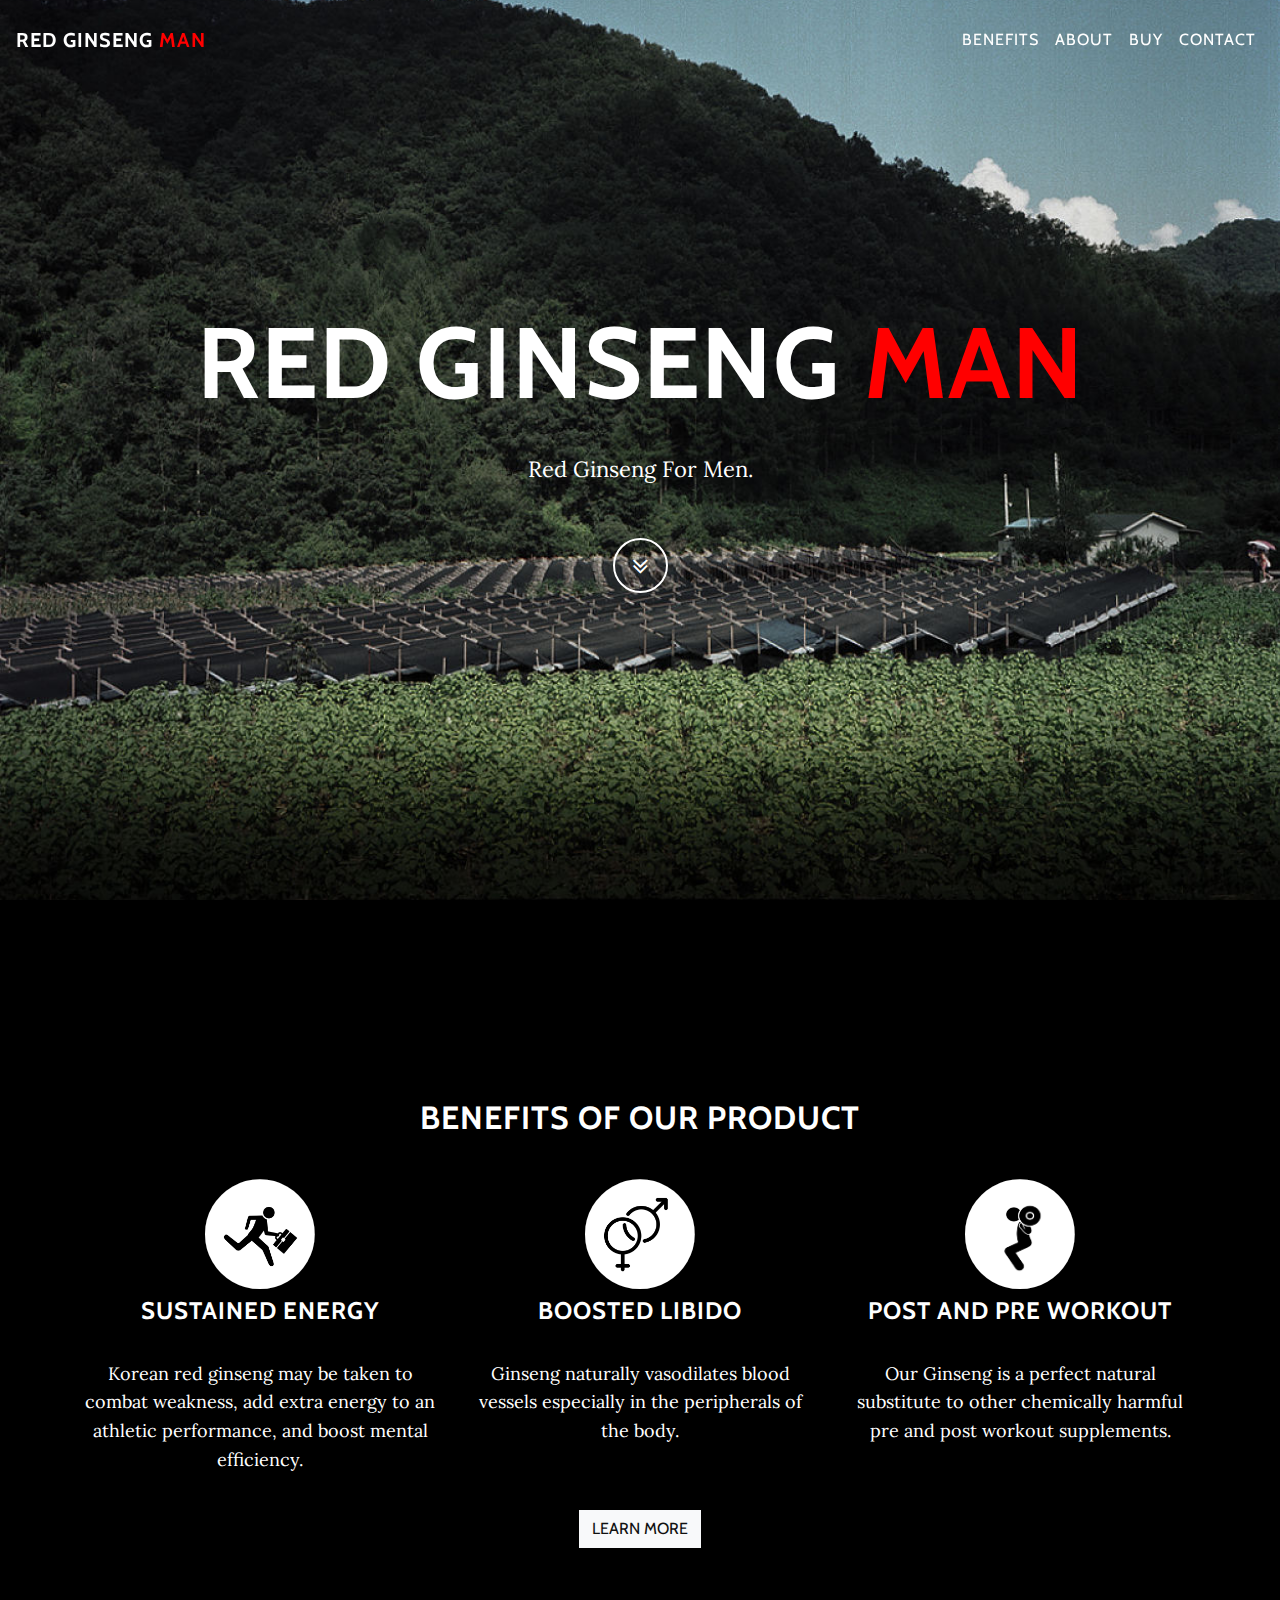
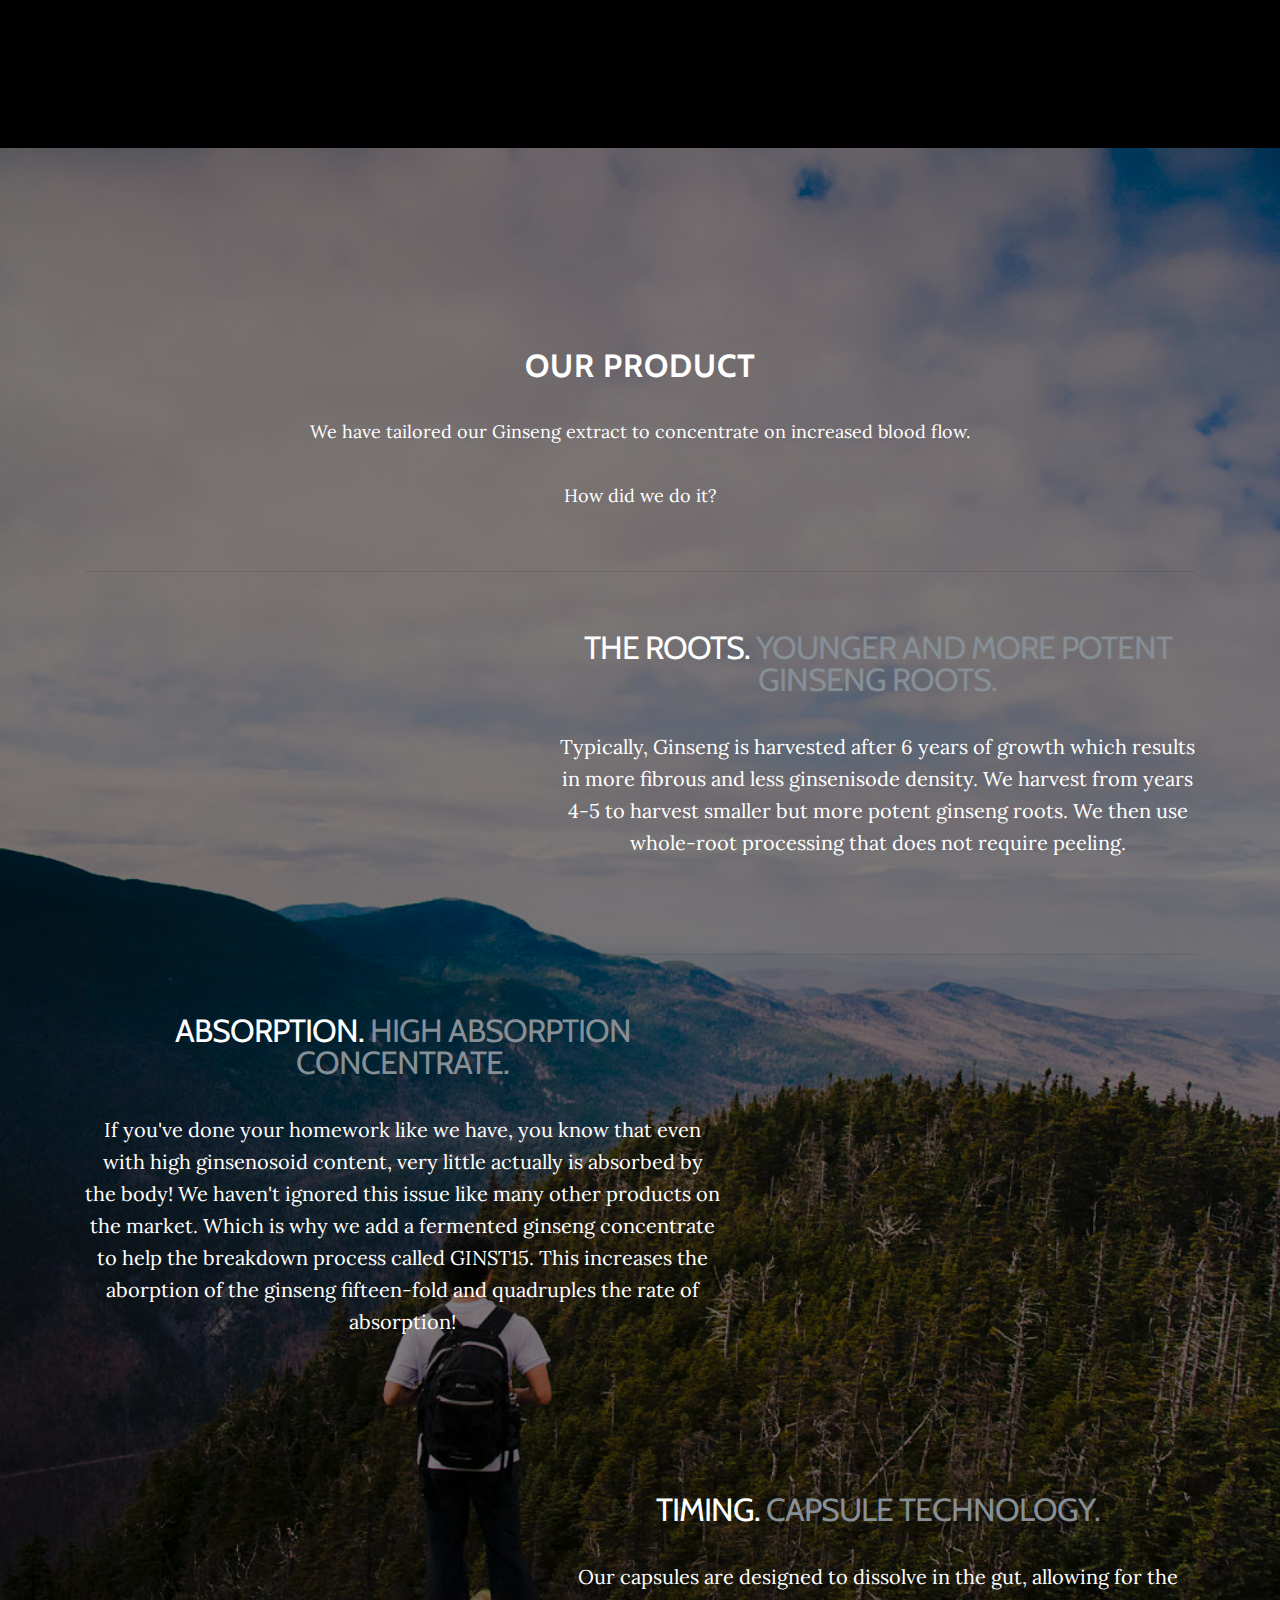
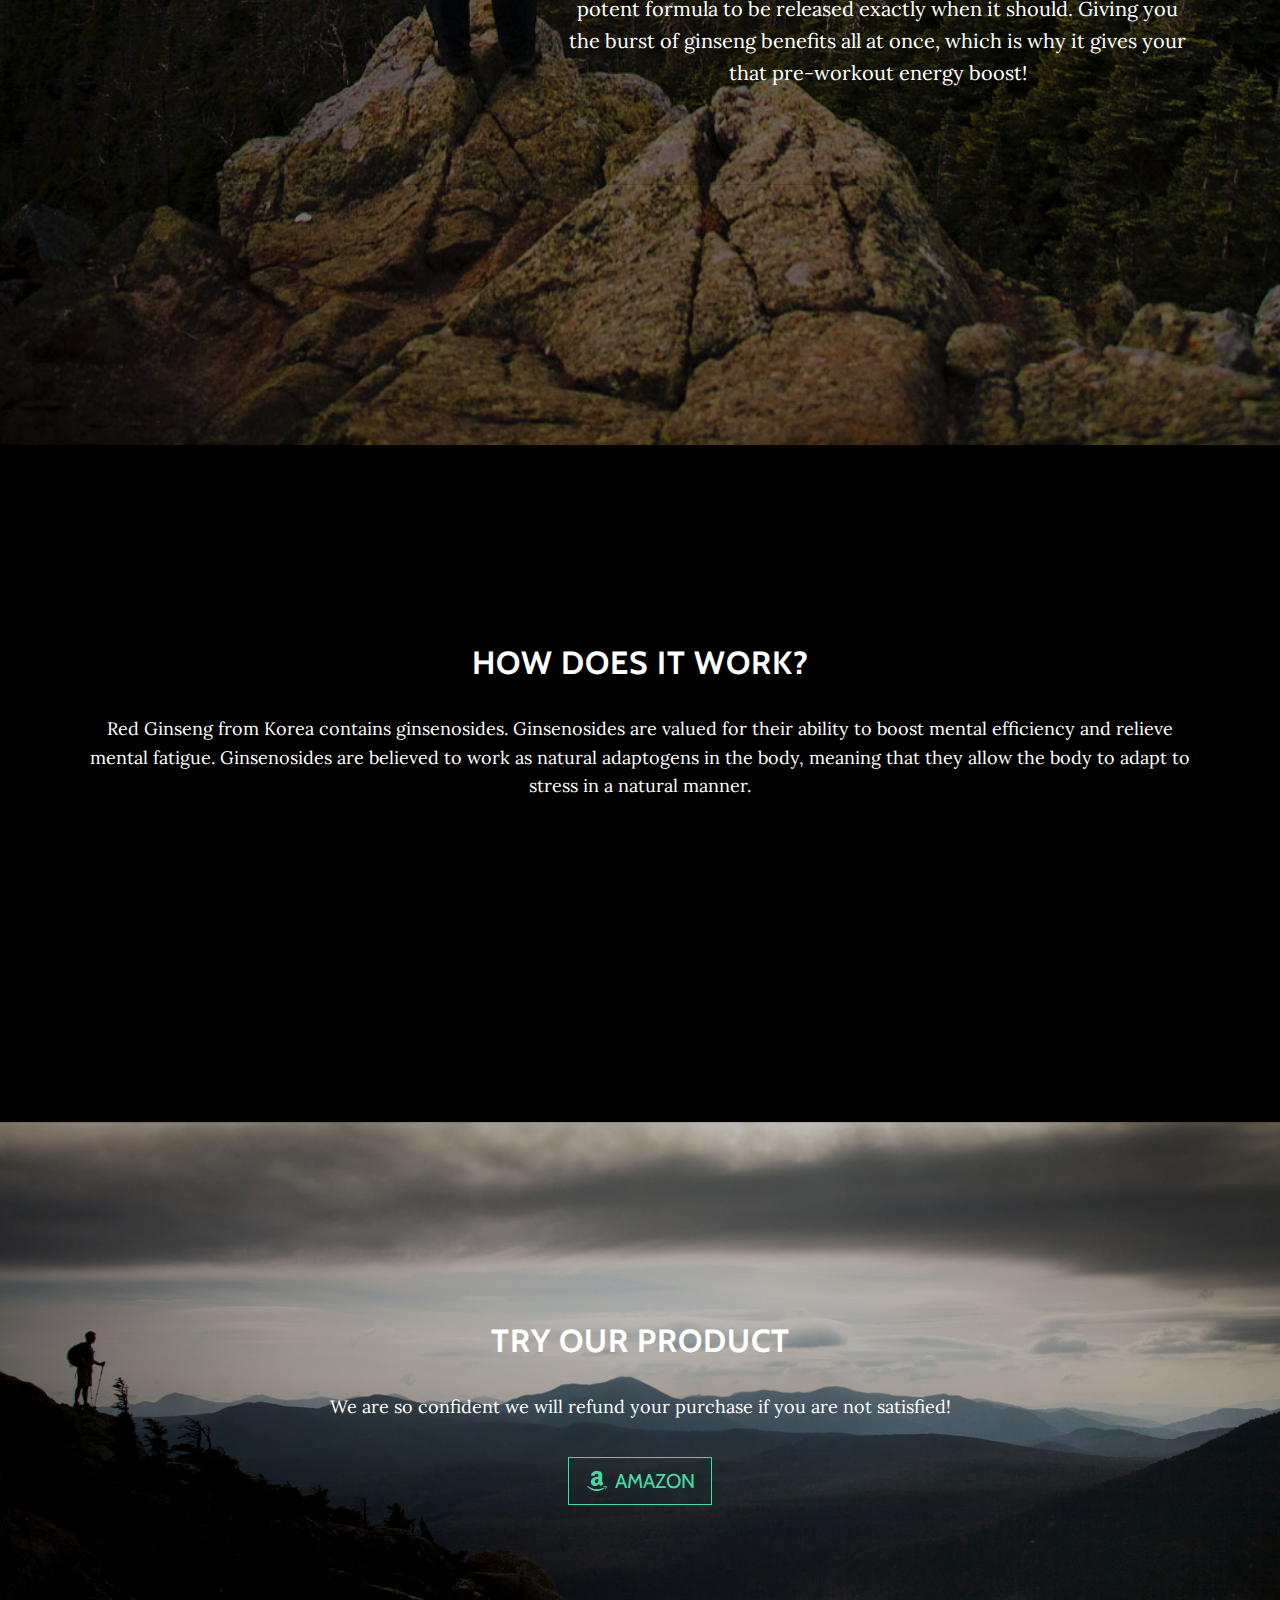
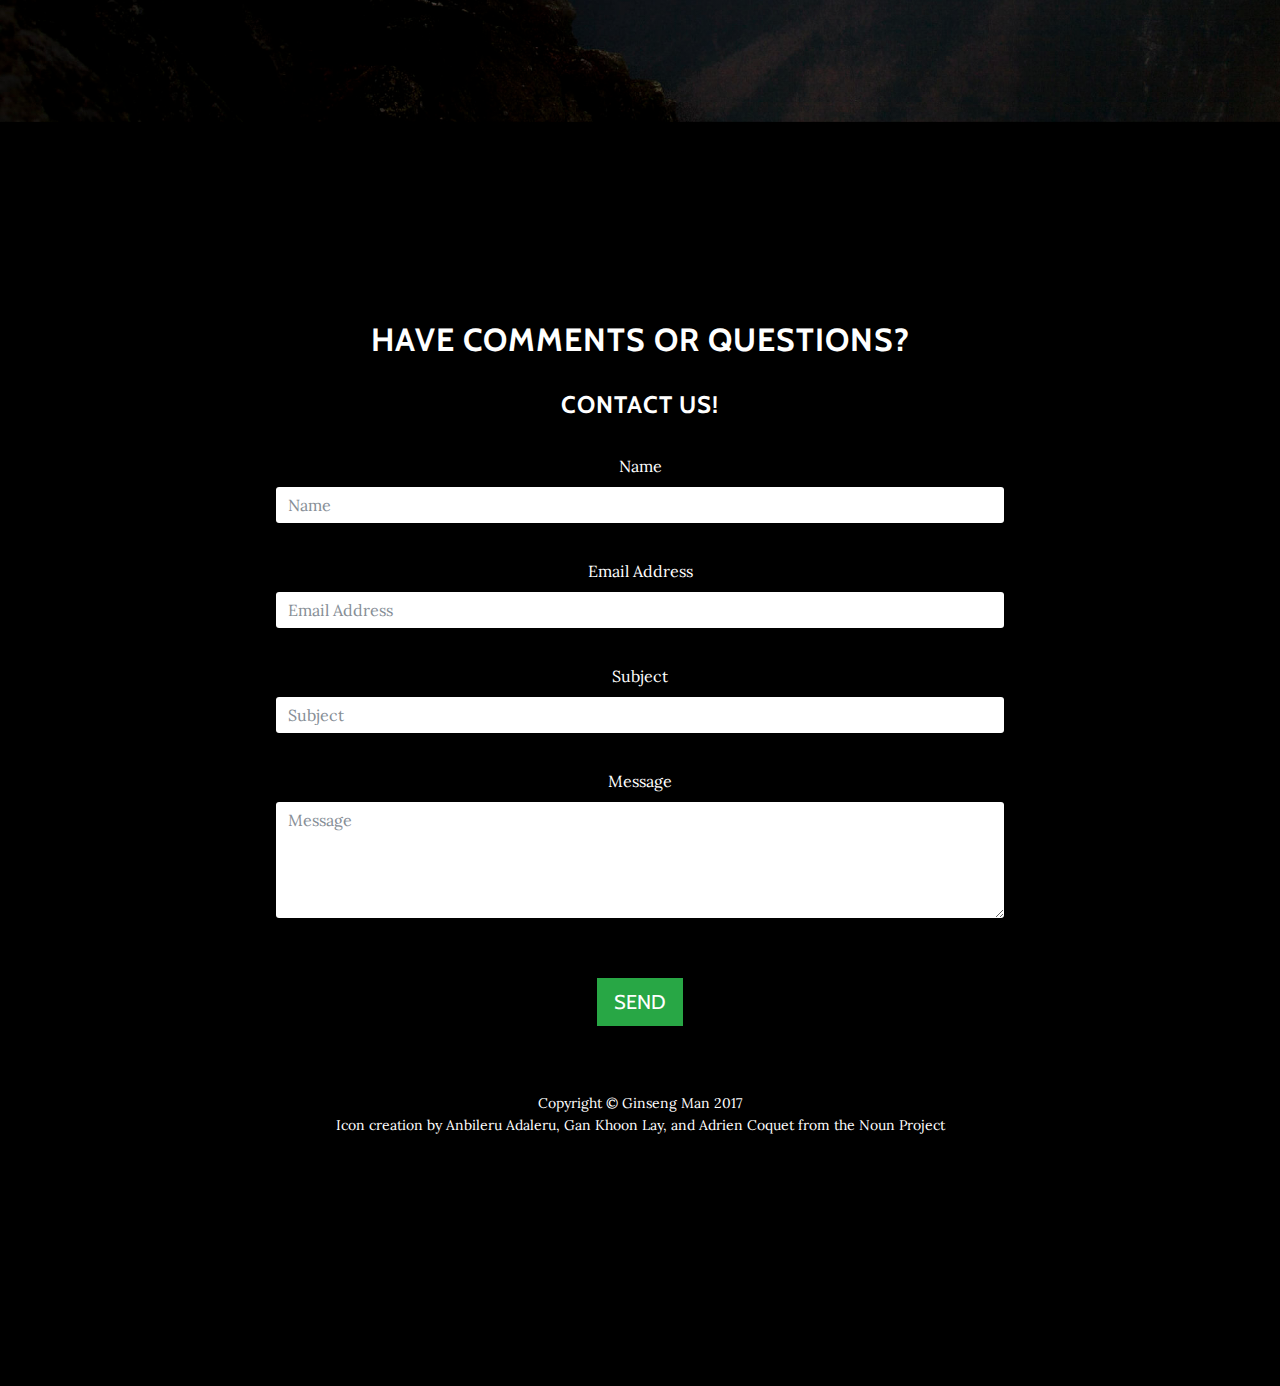
<file: index.html>
<!DOCTYPE html>
<html lang="en">

<head>

    <meta charset="utf-8">
    <meta name="viewport" content="width=device-width, initial-scale=1, shrink-to-fit=no">
    <meta name="description" content="Ginseng Man is high quality Red Korean Ginseng that is farmed and developed specifically farmed and cultivated for three specific benefits. Maximum Energy. Boosted Libido. Pre and Post Workout.">
    <meta name="author" content="WillMoik">

    <title>Red Ginseng Man - Ginseng Made for Men</title>

    <!-- Bootstrap core CSS -->
    <link href="vendor/bootstrap/css/bootstrap.min.css" rel="stylesheet">

    <!-- Custom fonts for this template -->
    <link href="vendor/font-awesome/css/font-awesome.min.css" rel="stylesheet" type="text/css">
    <link href="https://fonts.googleapis.com/css?family=Lora:400,700,400italic,700italic" rel="stylesheet" type="text/css">
    <link href='https://fonts.googleapis.com/css?family=Cabin:700' rel='stylesheet' type='text/css'>

    <!-- Custom styles for this template -->
    <link href="css/grayscale.min.css" rel="stylesheet">

</head>

<body id="page-top">

    <!-- Navigation -->
    <nav class="navbar navbar-expand-lg navbar-light fixed-top" id="mainNav">
        <a class="navbar-brand" href="#page-top">Red Ginseng <span style="color:red;">Man</span></a>
        <button class="navbar-toggler navbar-toggler-right" type="button" data-toggle="collapse" data-target="#navbarResponsive" aria-controls="navbarResponsive" aria-expanded="false" aria-label="Toggle navigation">
            Menu <i class="fa fa-bars"></i>
        </button>
        <div class="collapse navbar-collapse" id="navbarResponsive">
            <ul class="navbar-nav ml-auto">
                <li class="nav-item">
                    <a class="nav-link" href="#benefits">Benefits</a>
                </li>
                <li class="nav-item">
                    <a class="nav-link" href="#about">About</a>
                </li>
                <li class="nav-item">
                    <a class="nav-link" href="#amazonlink">Buy</a>
                </li>
                <li class="nav-item">
                    <a class="nav-link" href="#contact">Contact</a>
                </li>
            </ul>
        </div>
    </nav>

    <!-- Intro Header -->
    <header class="masthead">
        <div class="intro-body">
            <div class="container">
                <div class="row">
                    <div class="col-lg-12 mx-auto">
                        <h1 class="brand-heading">Red Ginseng <span style="color:red;">Man</span></h1>
                        <p class="intro-text">Red Ginseng For Men.</p>
                        <a href="#benefits" class="btn btn-circle page-scroll">
                            <i class="fa fa-angle-double-down animated"></i>
                        </a>
                    </div>
                </div>
            </div>
        </div>
    </header>

    <!-- About Section -->
    <section id="benefits" class="content-section text-center">
        <div class="container">
          <h2>Benefits of our Product</h2>
            <div class="row">
                  <div class="col-md-4 col-sm-12">
                      <div class="service-item">
                          <span class="fa-stack fa-4x">
                          <i class="fa fa-circle fa-stack-2x"></i>
                          <img class="fa-stack-1x" src="img/noun_902323_cc.png" ALT="LastingEnergy"></img>
                      </span>
                          <h4>
                              <strong>Sustained Energy</strong>
                          </h4>
                          <p>Korean red ginseng may be taken to combat weakness, add extra energy to an athletic performance, and boost mental efficiency.</p>
                      </div>
                  </div>
                  <div class="col-md-4 col-sm-12">
                      <div class="service-item">
                          <span class="fa-stack fa-4x">
                          <i class="fa fa-circle fa-stack-2x"></i>
                          <img class="fa-stack-1x" src="img/noun_865387_cc.png" ALT="BoostedLibido"></img>
                          <!-- <i class="fa fa-bed fa-stack-1x text-primary"> -->

                          </i>
                      </span>
                          <h4>
                              <strong>Boosted Libido</strong>
                          </h4>
                          <p>Ginseng naturally vasodilates blood vessels especially in the peripherals of the body. </p><br \>
                      </div>
                  </div>
                  <div class="col-md-4 col-sm-12">
                      <div class="service-item">
                          <span class="fa-stack fa-4x">
                          <i class="fa fa-circle fa-stack-2x"></i>
                          <img class="fa-stack-1x" src="img/noun_659114_cc.png" ALT="pre_post_workout"></img>
                      </span>
                          <h4>
                              <strong>Post and Pre Workout</strong>
                          </h4>
                          <p>Our Ginseng is a perfect natural substitute to other chemically harmful pre and post workout supplements.</p><br \>
                      </div>
                  </div>

            </div>
            <a href="benefits.html" class="btn btn-light">Learn More</a>
        </div>
    </section>

    <!-- Download Section -->
    <section id="about" class="download-section content-section text-center">
        <div class="container">
          <div class="col-lg-8 mx-auto">
              <h2>Our Product</h2>
              <p>We have tailored our Ginseng extract to concentrate on increased blood flow.</p>
              <p>How did we do it?</p>
          </div>
              <hr class="featurette-divider">

              <div class="row featurette">
                <div class="col-md-7 col-md-push-5">
                  <h2 class="featurette-heading" id="TheRoots">The Roots. <span class="text-muted">Younger and More Potent Ginseng Roots.</span></h2>
                  <p class="lead">Typically, Ginseng is harvested after 6 years of growth which results in more fibrous and less ginsenisode density. We harvest from years 4-5 to harvest smaller but more potent ginseng roots. We then use whole-root processing that does not require peeling.</p>
                </div>
                <!--<div class="col-md-5 col-md-pull-7">
                  <img class="featurette-image img-responsive center-block" src="img/ginsegRoot.jpg" alt="Generic placeholder image">
                </div>-->
              </div>

              <hr class="featurette-divider">

              <div class="row featurette">
                <div class="col-md-7">
                  <h2 class="featurette-heading" id="Absorption">Absorption. <span class="text-muted">High Absorption Concentrate.</span></h2>
                  <p class="lead">If you've done your homework like we have, you know that even with high ginsenosoid content, very little actually is absorbed by the body! We haven't ignored this issue like many other products on the market. Which is why we add a fermented ginseng concentrate to help the breakdown process called GINST15. This increases the aborption of the ginseng fifteen-fold and quadruples the rate of absorption!</p>
                </div>
                <!--<!<div class="col-md-5 col-md-pull-7">
                  <img class="featurette-image img-responsive center-block" src="img/ginsegRoot.png" alt="Generic placeholder image">
                </div>-->
              </div>

              <hr class="featurette-divider">

              <div class="row featurette">
                <div class="col-md-7 col-md-push-5">
                  <h2 class="featurette-heading" id="Absorption">Timing. <span class="text-muted">Capsule Technology.</span></h2>
                  <p class="lead">Our capsules are designed to dissolve in the gut, allowing for the potent formula to be released exactly when it should. Giving you the burst of ginseng benefits all at once, which is why it gives your that pre-workout energy boost!</p>
                </div>
                <!--<div class="col-md-5">
                  <img class="featurette-image img-responsive center-block" src="Images/Swedish_massage.jpg" alt="Generic placeholder image">
                </div>-->
              </div>


              <hr class="featurette-divider">
        </div>
    </section>
    <section id="How" class="content-section text-center">
        <div class="container">
          <h2>How does it work?</h2>
          <p>Red Ginseng from Korea contains ginsenosides. Ginsenosides are valued for their ability to boost mental efficiency and relieve mental fatigue. Ginsenosides are believed to work as natural adaptogens in the body, meaning that they allow the body to adapt to stress in a natural manner.</p>
        </div>
        <hr class="featurette-divider" style="margin: 120px 0;">
    </secton>


    <!-- Contact Section -->
    <section id="amazonlink" class="buy-section text-center">
      <hr class="featurette-divider" style="margin: 200px 0;">
        <div class="container">
            <div class="row">
                <div class="col-lg-8 mx-auto">
                    <h2>Try Our Product</h2>
                    <p>We are so confident we will refund your purchase if you are not satisfied!</p>
                    <ul class="list-inline banner-social-buttons">
                        <li class="list-inline-item">
                            <a href="https://www.amazon.com/s/ref=nb_sb_noss?url=search-alias%3Daps&field-keywords=ginseng&rh=i%3Aaps%2Ck%3Aginseng" class="btn btn-default btn-lg"><i class="fa fa-amazon fa-fw"></i> <span class="network-name">Amazon</span></a>
                        </li>
                    </ul>
                </div>
            </div>
        </div>
        <hr class="featurette-divider"  style="margin: 200px 0;">
    </section>


    <!-- Contact Section -->
    <section id="contact">
      <div class="container">
        <h2 class="text-center">Have Comments or Questions?</h2>
        <h4 class="text-center">Contact Us!</h4>
        <div class="row">
          <div class="col-lg-8 mx-auto">


            <!-- The form should work on most web servers, but if the form is not working you may need to configure your web server differently. -->
            <form action="https://formspree.io/wkmoik@gmail.com" method="POST">
              <input type="hidden" name="_format" value="plain" />
              <input type="hidden" name="_next" value="#" />
              <div class="control-group">
                <div class="form-group floating-label-form-group controls">
                  <label>Name</label>
                  <input class="form-control" name="name" type="text" placeholder="Name" required data-validation-required-message="Please enter your name.">
                  <p class="help-block text-danger"></p>
                </div>
              </div>
              <div class="control-group">
                <div class="form-group floating-label-form-group controls">
                  <label>Email Address</label>
                  <input class="form-control" name="email" type="email" placeholder="Email Address" required data-validation-required-message="Please enter your email address.">
                  <p class="help-block text-danger"></p>
                </div>
              </div>
              <div class="control-group">
                <div class="form-group floating-label-form-group controls">
                  <label>Subject</label>
                  <input class="form-control" name="_subject" type="tel" placeholder="Subject" required data-validation-required-message="Please enter Subject.">
                  <p class="help-block text-danger"></p>
                </div>
              </div>
              <div class="control-group">
                <div class="form-group floating-label-form-group controls">
                  <label>Message</label>
                  <textarea class="form-control" name="message" rows="5" placeholder="Message" required data-validation-required-message="Please enter a message."></textarea>
                  <p class="help-block text-danger"></p>
                </div>
              </div>
              <br>
              <div id="success"></div>
              <div class="form-group">
                <button type="submit" class="btn btn-success btn-lg" id="sendMessageButton">Send</button>
              </div>
            </form>
          </div>
        </div>
      </div>
    </section>

    <!-- Footer -->
    <footer>
        <div class="container text-center">
            <p>Copyright &copy; Ginseng Man 2017</p>
            <p>Icon creation by Anbileru Adaleru, Gan Khoon Lay, and Adrien Coquet from the Noun Project</p>
        </div>
    </footer>

    <!-- Bootstrap core JavaScript -->
    <script src="vendor/jquery/jquery.min.js"></script>
    <script src="vendor/popper/popper.min.js"></script>
    <script src="vendor/bootstrap/js/bootstrap.min.js"></script>

    <!-- Plugin JavaScript -->
    <script src="vendor/jquery-easing/jquery.easing.min.js"></script>

    <!-- Contact Form JavaScript -->
    <script src="js/jqBootstrapValidation.js"></script>
    <script src="js/contact_me.js"></script>

    <!-- Custom scripts for this template -->
    <script src="js/grayscale.min.js"></script>

</body>

</html>
</file>
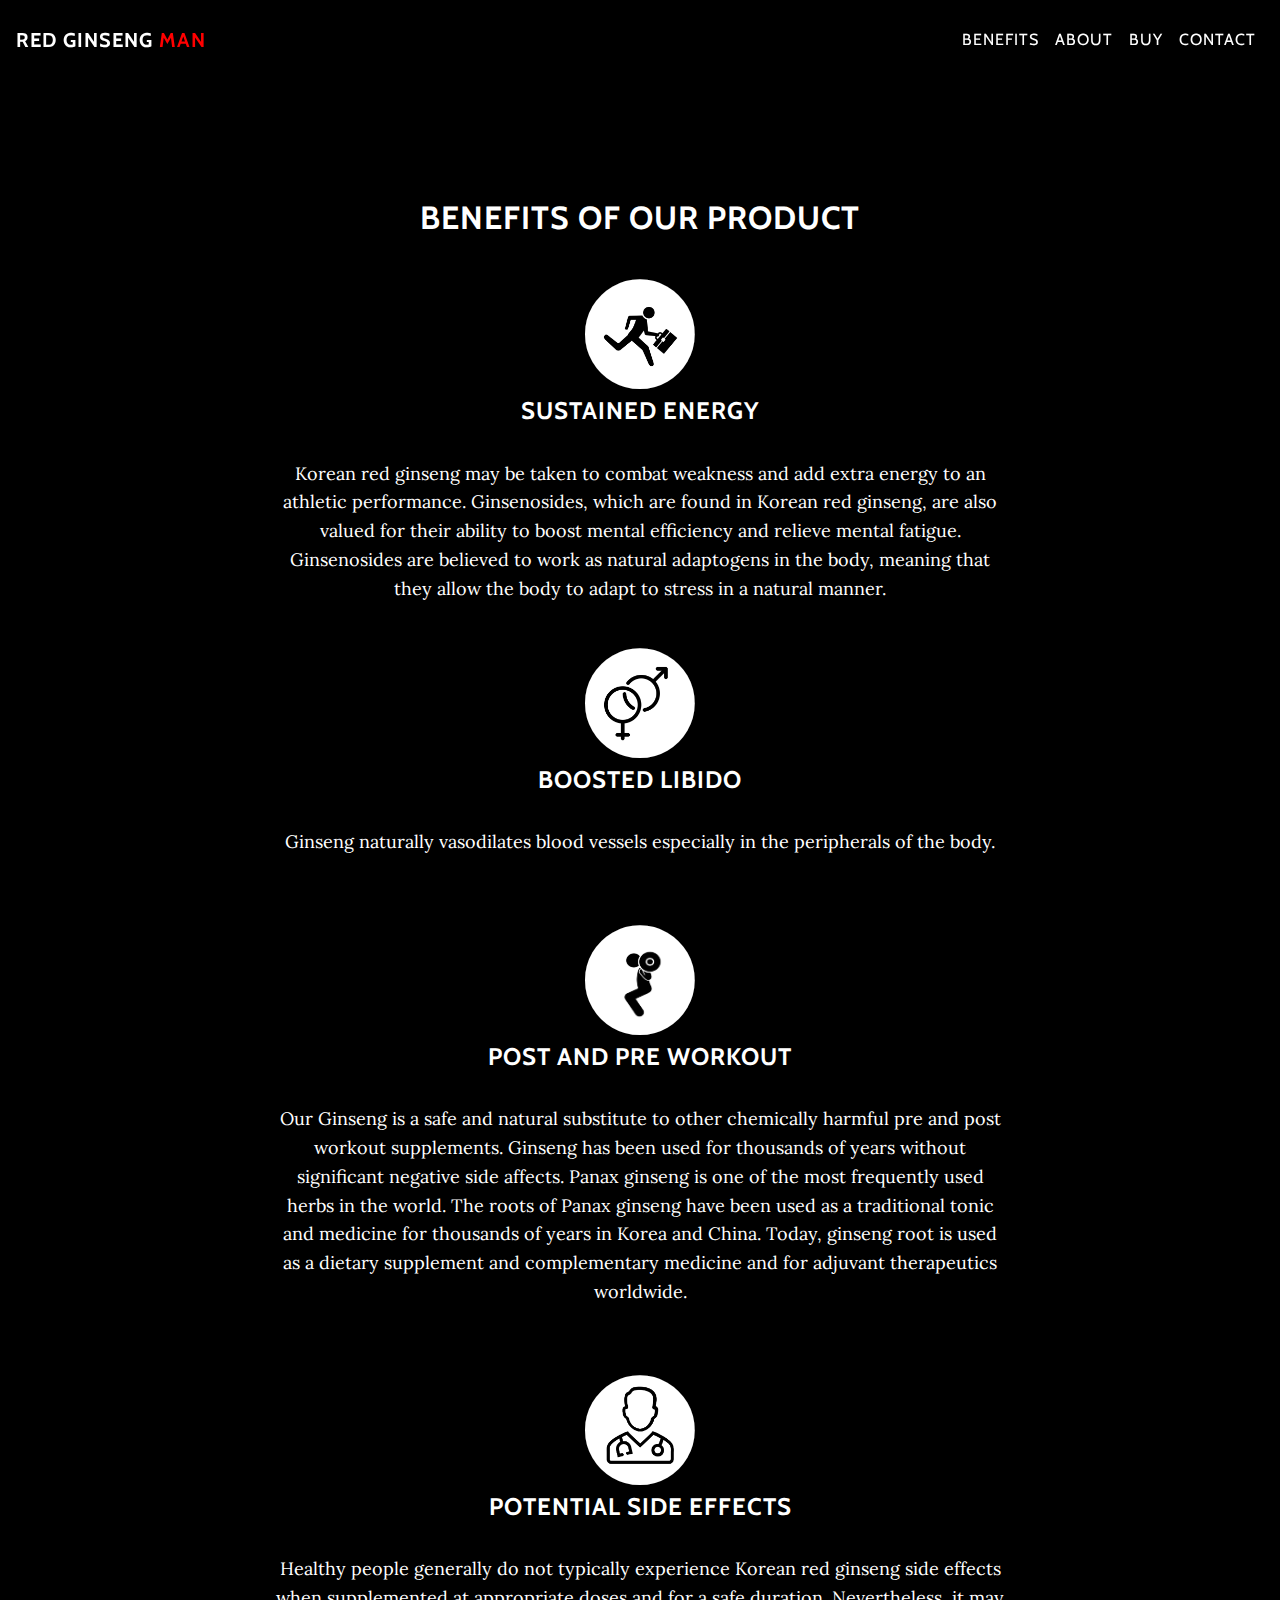
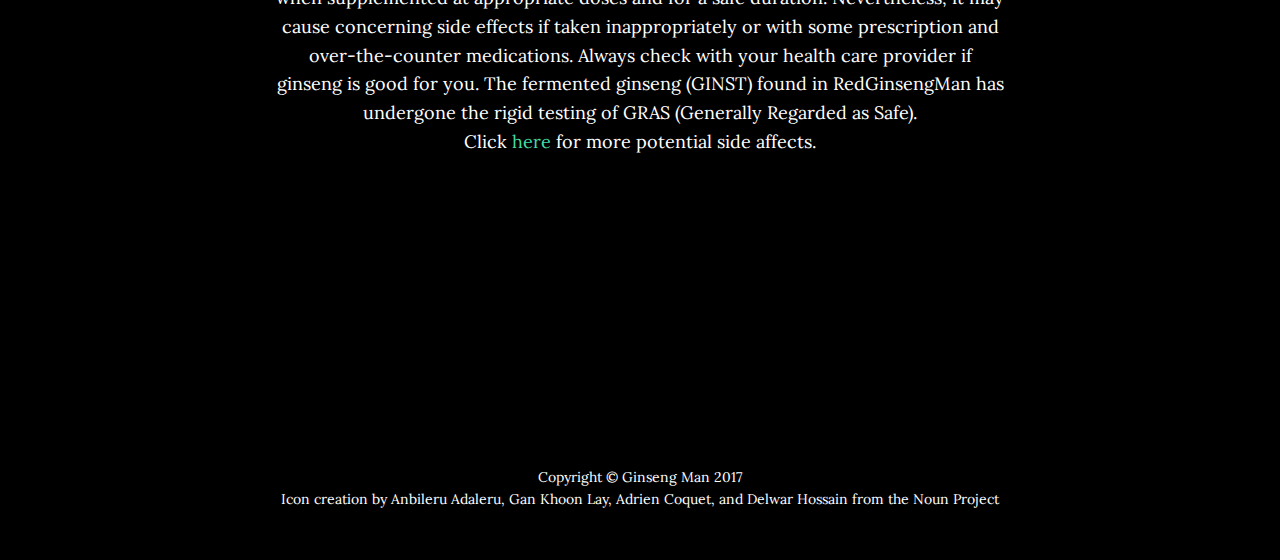
<file: benefits.html>
<!DOCTYPE html>
<html lang="en">

<head>

    <meta charset="utf-8">
    <meta name="viewport" content="width=device-width, initial-scale=1, shrink-to-fit=no">
    <meta name="description" content="Ginseng Man is high quality Red Korean Ginseng that is farmed and developed specifically farmed and cultivated for three specific benefits. Maximum Energy. Boosted Libido. Pre and Post Workout.">
    <meta name="author" content="WillMoik">

    <title>Red Ginseng Man - Ginseng Made for Men</title>

    <!-- Bootstrap core CSS -->
    <link href="vendor/bootstrap/css/bootstrap.min.css" rel="stylesheet">

    <!-- Custom fonts for this template -->
    <link href="vendor/font-awesome/css/font-awesome.min.css" rel="stylesheet" type="text/css">
    <link href="https://fonts.googleapis.com/css?family=Lora:400,700,400italic,700italic" rel="stylesheet" type="text/css">
    <link href='https://fonts.googleapis.com/css?family=Cabin:700' rel='stylesheet' type='text/css'>

    <!-- Custom styles for this template -->
    <link href="css/grayscale.min.css" rel="stylesheet">

</head>

<body id="page-top">

    <!-- Navigation -->
    <nav class="navbar navbar-expand-lg navbar-light fixed-top" id="mainNav">
        <a class="navbar-brand" href="index.html">Red Ginseng <span style="color:red;">Man</span></a>
        <button class="navbar-toggler navbar-toggler-right" type="button" data-toggle="collapse" data-target="#navbarResponsive" aria-controls="navbarResponsive" aria-expanded="false" aria-label="Toggle navigation">
            Menu <i class="fa fa-bars"></i>
        </button>
        <div class="collapse navbar-collapse" id="navbarResponsive">
            <ul class="navbar-nav ml-auto">
                <li class="nav-item">
                    <a class="nav-link" href="index.html#benefits">Benefits</a>
                </li>
                <li class="nav-item">
                    <a class="nav-link" href="index.html#about">About</a>
                </li>
                <li class="nav-item">
                    <a class="nav-link" href="index.html#amazonlink">Buy</a>
                </li>
                <li class="nav-item">
                    <a class="nav-link" href="index.html#contact">Contact</a>
                </li>
            </ul>
        </div>
    </nav>

    <!-- About Section -->
    <section id="benefits" class="content-section text-center">
        <div class="container">
          <h2>Benefits of our Product</h2>
            <div class="row">
                  <div class="col-md-8 mx-auto">
                      <div class="service-item">
                          <span class="fa-stack fa-4x">
                          <i class="fa fa-circle fa-stack-2x"></i>
                          <img class="fa-stack-1x" src="img/noun_902323_cc.png" ALT="LastingEnergy"></img>
                      </span>
                          <h4>
                              <strong>Sustained Energy</strong>
                          </h4>
                          <p>Korean red ginseng may be taken to combat weakness and add extra energy to an athletic performance. Ginsenosides, which are found in Korean red ginseng, are also valued for their ability to boost mental efficiency and relieve mental fatigue. Ginsenosides are believed to work as natural adaptogens in the body, meaning that they allow the body to adapt to stress in a natural manner.</p>
                      </div>
                  </div>
            </div>
            <div class="row">
                  <div class="col-md-8 mx-auto">
                      <div class="service-item">
                          <span class="fa-stack fa-4x">
                          <i class="fa fa-circle fa-stack-2x"></i>
                          <img class="fa-stack-1x" src="img/noun_865387_cc.png" ALT="BoostedLibido"></img>
                          <!-- <i class="fa fa-bed fa-stack-1x text-primary"> -->

                          </i>
                      </span>
                          <h4>
                              <strong>Boosted Libido</strong>
                          </h4>
                          <p>Ginseng naturally vasodilates blood vessels especially in the peripherals of the body. </p><br \>
                      </div>
                  </div>
            </div>
            <div class="row">
                  <div class="col-md-8 mx-auto">
                      <div class="service-item">
                          <span class="fa-stack fa-4x">
                          <i class="fa fa-circle fa-stack-2x"></i>
                          <img class="fa-stack-1x" src="img/noun_659114_cc.png" ALT="pre_post_workout"></img>
                      </span>
                          <h4>
                              <strong>Post and Pre Workout</strong>
                          </h4>
                          <p>Our Ginseng is a safe and natural substitute to other chemically harmful pre and post workout supplements. Ginseng has been used for thousands of years without significant negative side affects.  Panax ginseng is one of the most frequently used herbs in the world. The roots of Panax ginseng have been used as a traditional tonic and medicine for thousands of years in Korea and China. Today, ginseng root is used as a dietary supplement and complementary medicine and for adjuvant therapeutics worldwide.</p><br \>
                      </div>
                  </div>
            </div>
            <div class="row">
                  <div class="col-md-8 mx-auto">
                      <div class="service-item">
                          <span class="fa-stack fa-4x">
                          <i class="fa fa-circle fa-stack-2x"></i>
                          <img class="fa-stack-1x" src="img/noun_1055644_cc.png" ALT="pre_post_workout"></img>
                      </span>
                          <h4>
                              <strong>Potential Side Effects</strong>
                          </h4>
                          <p>Healthy people generally do not typically experience Korean red ginseng side effects when supplemented at appropriate doses and for a safe duration. Nevertheless, it may cause concerning side effects if taken inappropriately or with some prescription and over-the-counter medications. Always check with your health care provider if ginseng is good for you.
                              The fermented ginseng (GINST) found in RedGinsengMan has undergone the rigid testing of GRAS (Generally Regarded as Safe).</br>Click <a href=http://www.livestrong.com/article/70528-side-effects-red-ginseng/>here</a> for more potential side affects.</p><br \>
                      </div>
                  </div>
            </div>
        </div>
    </section>

    <!-- Footer -->
    <footer>
        <div class="container text-center">
            <p>Copyright &copy; Ginseng Man 2017</p>
            <p>Icon creation by Anbileru Adaleru, Gan Khoon Lay, Adrien Coquet, and Delwar Hossain from the Noun Project</p>
        </div>
    </footer>

    <!-- Bootstrap core JavaScript -->
    <script src="vendor/jquery/jquery.min.js"></script>
    <script src="vendor/popper/popper.min.js"></script>
    <script src="vendor/bootstrap/js/bootstrap.min.js"></script>

    <!-- Plugin JavaScript -->
    <script src="vendor/jquery-easing/jquery.easing.min.js"></script>

    <!-- Contact Form JavaScript -->
    <script src="js/jqBootstrapValidation.js"></script>
    <script src="js/contact_me.js"></script>

    <!-- Custom scripts for this template -->
    <script src="js/grayscale.min.js"></script>

</body>

</html>
</file>
<file: css/grayscale.min.css>
body{font-family:'Lora','Helvetica Neue',Helvetica,Arial,sans-serif;position:relative;width:100%;height:100%;color:white;background-color:black}html{width:100%;height:100%}h1,h2,h3,h4,h5,h6{font-family:'Cabin','Helvetica Neue',Helvetica,Arial,sans-serif;font-weight:700;margin:0 0 35px;letter-spacing:1px;text-transform:uppercase}p{font-size:16px;line-height:1.5;margin:0 0 25px}@media (min-width:768px){p{font-size:18px;line-height:1.6;margin:0 0 35px}}a{-webkit-transition:all 0.2s ease-in-out;-moz-transition:all 0.2s ease-in-out;transition:all 0.2s ease-in-out;color:#42DCA3}a:focus,a:hover{text-decoration:none;color:#1d9b6c}.featurette-divider{margin:60px 0}.featurette-heading{font-weight:300;line-height:1;letter-spacing:-1px;margin-top:0}.featurette-price{font-weight:300;line-height:1;letter-spacing:-1px;font-size:30px}.blackiconcolor{color:black}#mainNav{font-family:'Cabin','Helvetica Neue',Helvetica,Arial,sans-serif;margin-bottom:0;text-transform:uppercase;border-bottom:1px solid rgba(255,255,255,.3);background-color:black}#mainNav .navbar-toggler{font-size:14px;padding:11px;color:white;border:1px solid white}#mainNav .navbar-brand{font-weight:700}#mainNav a{color:white}#mainNav .navbar-nav .nav-item{-webkit-transition:background 0.3s ease-in-out;-moz-transition:background 0.3s ease-in-out;transition:background 0.3s ease-in-out}#mainNav .navbar-nav .nav-item:hover{color:fade(white,80%);outline:none;background-color:transparent}#mainNav .navbar-nav .nav-item:active,#mainNav .navbar-nav .nav-item:focus{outline:none;background-color:transparent}@media (min-width:992px){#mainNav{padding-top:20px;padding-bottom:20px;-webkit-transition:background 0.3s ease-in-out,padding-top 0.3s ease-in-out,padding-bottom 0.3s;-moz-transition:background 0.3s ease-in-out,padding-top 0.3s ease-in-out,padding-bottom 0.3s;transition:background 0.3s ease-in-out,padding-top 0.3s ease-in-out,padding-bottom 0.3s;letter-spacing:1px;border-bottom:none;background:transparent}#mainNav.navbar-shrink{padding-top:10px;padding-bottom:10px;border-bottom:1px solid rgba(255,255,255,.3);background:black}#mainNav .nav-link.active{outline:none;background-color:rgba(255,255,255,.3)}#mainNav .nav-link.active:hover{color:white}}.masthead{display:table;width:100%;height:auto;padding:200px 0;text-align:center;color:white;background:url(../img/ginsengfarm-2_opt.jpg) no-repeat bottom center scroll;background-color:black;-webkit-background-size:cover;-moz-background-size:cover;-o-background-size:cover;background-size:cover}.masthead .intro-body{display:table-cell;vertical-align:middle}.masthead .intro-body .brand-heading{font-size:50px}.masthead .intro-body .intro-text{font-size:18px}@media (min-width:768px){.masthead{height:100%;padding:0}.masthead .intro-body .brand-heading{font-size:100px}.masthead .intro-body .intro-text{font-size:22px}}.btn-circle{font-size:26px;width:55px;height:55px;margin-top:15px;line-height:38px;-webkit-transition:background 0.3s ease-in-out;-moz-transition:background 0.3s ease-in-out;transition:background 0.3s ease-in-out;color:white;border:2px solid white;border-radius:100%!important;background:transparent}.btn-circle:focus,.btn-circle:hover{color:white;outline:none;background:rgba(255,255,255,.1)}.content-section{padding-top:150px;padding-bottom:150px}.contact-section{padding-top:50px;padding-bottom:50px}.download-section{color:white;background:linear-gradient(rgba(0,0,0,.5),rgba(0,0,0,.5)),url(../img/MountainMan_HR_opt1.jpg) no-repeat center center scroll;background-color:black;-webkit-background-size:cover;-moz-background-size:cover;-o-background-size:cover;background-size:cover}.buy-section{color:white;background:linear-gradient(rgba(0,0,0,.25),rgba(0,0,0,.25)),url(../img/willMoik_ginsengBackground_opt2.jpg) no-repeat center center scroll;background-color:black;-webkit-background-size:cover;-moz-background-size:cover;-o-background-size:cover;background-size:cover}padding-top:200px;padding-bottom:200px;#map{width:100%;height:300px}@media (min-width:992px){.content-section{padding-top:200px;padding-bottom:200px}#map{height:350px}}.btn{font-family:'Cabin','Helvetica Neue',Helvetica,Arial,sans-serif;font-weight:400;-webkit-transition:all 0.3s ease-in-out;-moz-transition:all 0.3s ease-in-out;transition:all 0.3s ease-in-out;text-transform:uppercase;border-radius:0}.btn-default{color:#42DCA3;border:1px solid #42DCA3;background-color:transparent}.btn-default:focus,.btn-default:hover{color:black;border:1px solid #42DCA3;outline:none;background-color:#42DCA3}ul.banner-social-buttons{margin-top:0}@media (max-width:1199px){ul.banner-social-buttons{margin-top:15px}}@media (max-width:767px){ul.banner-social-buttons li{display:block;margin-bottom:20px;padding:0}ul.banner-social-buttons li:last-child{margin-bottom:0}}footer{padding:50px 0}footer p{font-size:14px;margin:0}::-moz-selection{background:#fcfcfc;background:rgba(255,255,255,.2);text-shadow:none}::selection{background:#fcfcfc;background:rgba(255,255,255,.2);text-shadow:none}img::selection{background:transparent}img::-moz-selection{background:transparent}body{-webkit-tap-highlight-color:rgba(255,255,255,.2)}@media (min-width:992px){.col-md-1,.col-md-2,.col-md-3,.col-md-4,.col-md-5,.col-md-6,.col-md-7,.col-md-8,.col-md-9,.col-md-10,.col-md-11,.col-md-12{float:left}.col-md-12{width:100%}.col-md-11{width:91.66666667%}.col-md-10{width:83.33333333%}.col-md-9{width:75%}.col-md-8{width:66.66666667%}.col-md-7{width:58.33333333%}.col-md-6{width:50%}.col-md-5{width:41.66666667%}.col-md-4{width:33.33333333%}.col-md-3{width:25%}.col-md-2{width:16.66666667%}.col-md-1{width:8.33333333%}.col-md-pull-12{right:100%}.col-md-pull-11{right:91.66666667%}.col-md-pull-10{right:83.33333333%}.col-md-pull-9{right:75%}.col-md-pull-8{right:66.66666667%}.col-md-pull-7{right:58.33333333%}.col-md-pull-6{right:50%}.col-md-pull-5{right:41.66666667%}.col-md-pull-4{right:33.33333333%}.col-md-pull-3{right:25%}.col-md-pull-2{right:16.66666667%}.col-md-pull-1{right:8.33333333%}.col-md-pull-0{right:auto}.col-md-push-12{left:100%}.col-md-push-11{left:91.66666667%}.col-md-push-10{left:83.33333333%}.col-md-push-9{left:75%}.col-md-push-8{left:66.66666667%}.col-md-push-7{left:58.33333333%}.col-md-push-6{left:50%}.col-md-push-5{left:41.66666667%}.col-md-push-4{left:33.33333333%}.col-md-push-3{left:25%}.col-md-push-2{left:16.66666667%}.col-md-push-1{left:8.33333333%}.col-md-push-0{left:auto}.col-md-offset-12{margin-left:100%}.col-md-offset-11{margin-left:91.66666667%}.col-md-offset-10{margin-left:83.33333333%}.col-md-offset-9{margin-left:75%}.col-md-offset-8{margin-left:66.66666667%}.col-md-offset-7{margin-left:58.33333333%}.col-md-offset-6{margin-left:50%}.col-md-offset-5{margin-left:41.66666667%}.col-md-offset-4{margin-left:33.33333333%}.col-md-offset-3{margin-left:25%}.col-md-offset-2{margin-left:16.66666667%}.col-md-offset-1{margin-left:8.33333333%}.col-md-offset-0{margin-left:0}}@media (min-width:1200px){.col-lg-pull-12{right:100%}.col-lg-pull-11{right:91.66666667%}.col-lg-pull-10{right:83.33333333%}.col-lg-pull-9{right:75%}.col-lg-pull-8{right:66.66666667%}.col-lg-pull-7{right:58.33333333%}.col-lg-pull-6{right:50%}.col-lg-pull-5{right:41.66666667%}.col-lg-pull-4{right:33.33333333%}.col-lg-pull-3{right:25%}.col-lg-pull-2{right:16.66666667%}.col-lg-pull-1{right:8.33333333%}.col-lg-pull-0{right:auto}.col-lg-push-12{left:100%}.col-lg-push-11{left:91.66666667%}.col-lg-push-10{left:83.33333333%}.col-lg-push-9{left:75%}.col-lg-push-8{left:66.66666667%}.col-lg-push-7{left:58.33333333%}.col-lg-push-6{left:50%}.col-lg-push-5{left:41.66666667%}.col-lg-push-4{left:33.33333333%}.col-lg-push-3{left:25%}.col-lg-push-2{left:16.66666667%}.col-lg-push-1{left:8.33333333%}.col-lg-push-0{left:auto}}
</file>
